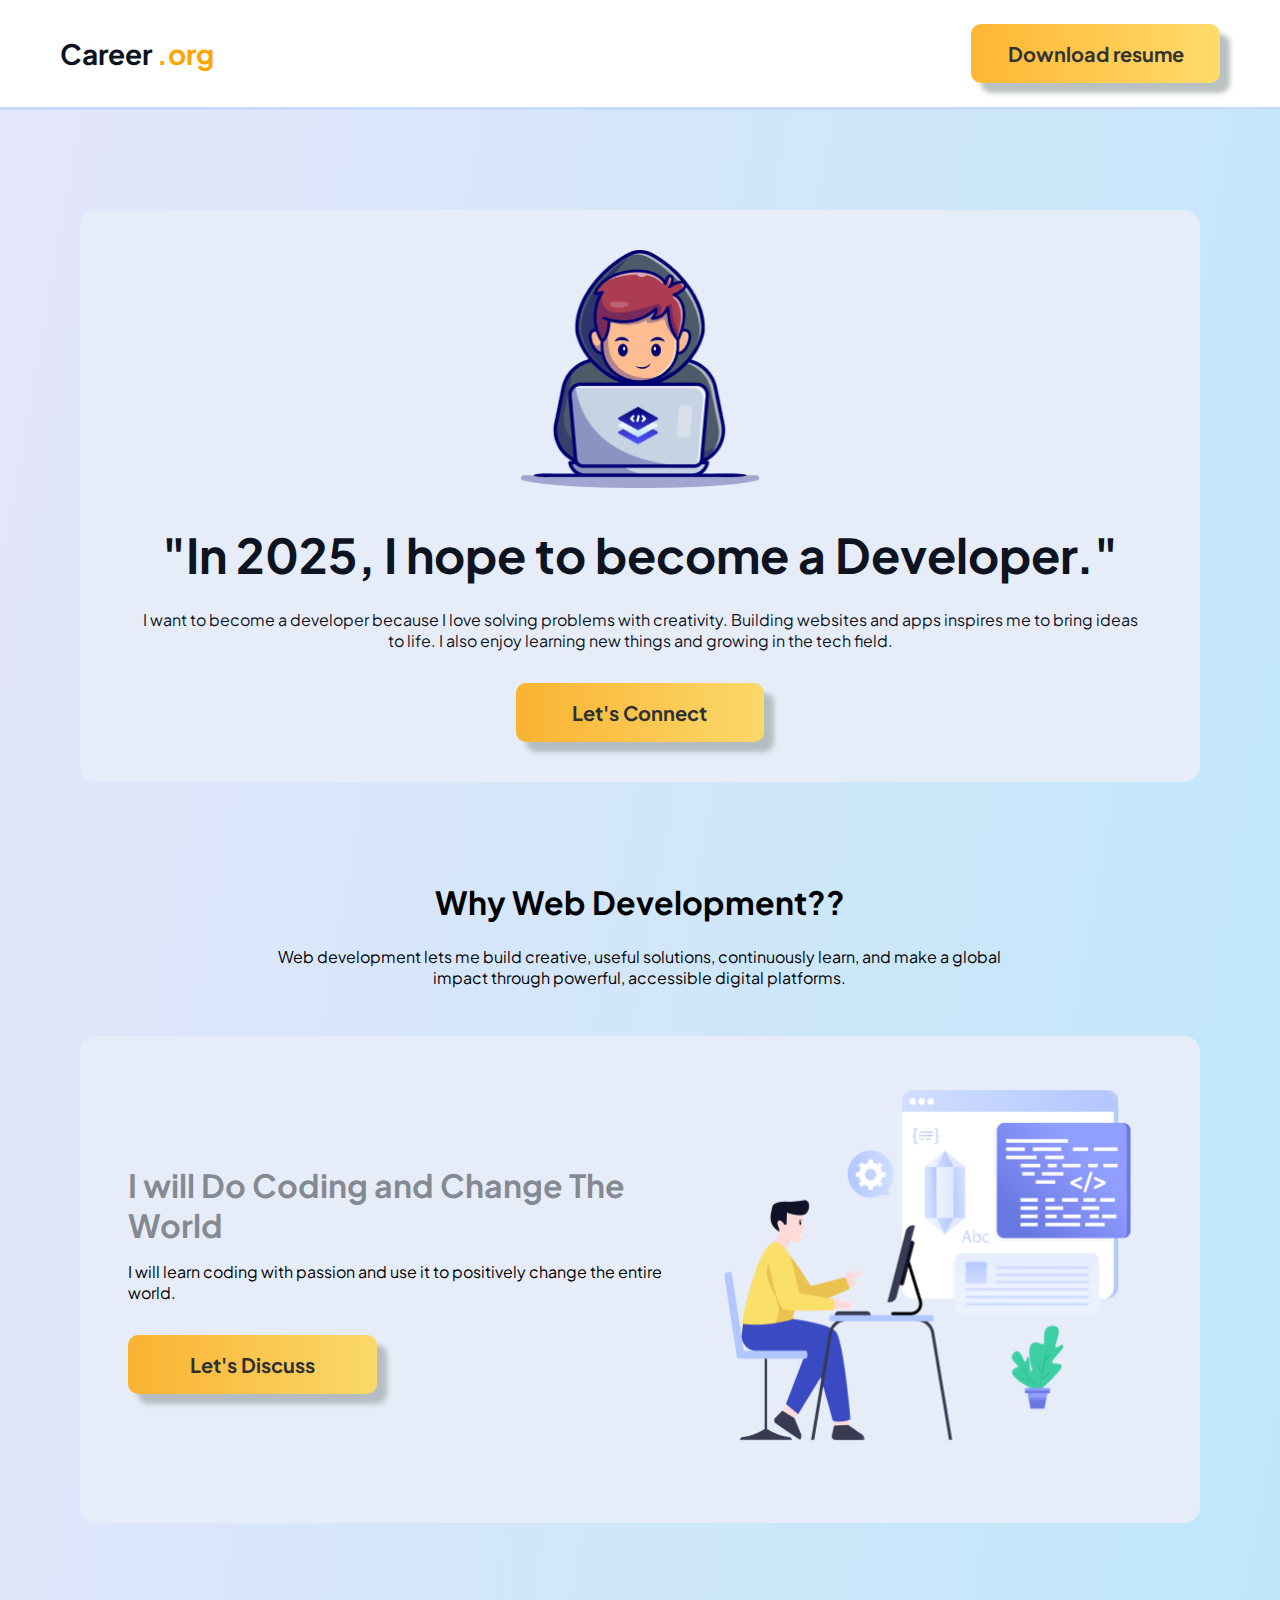
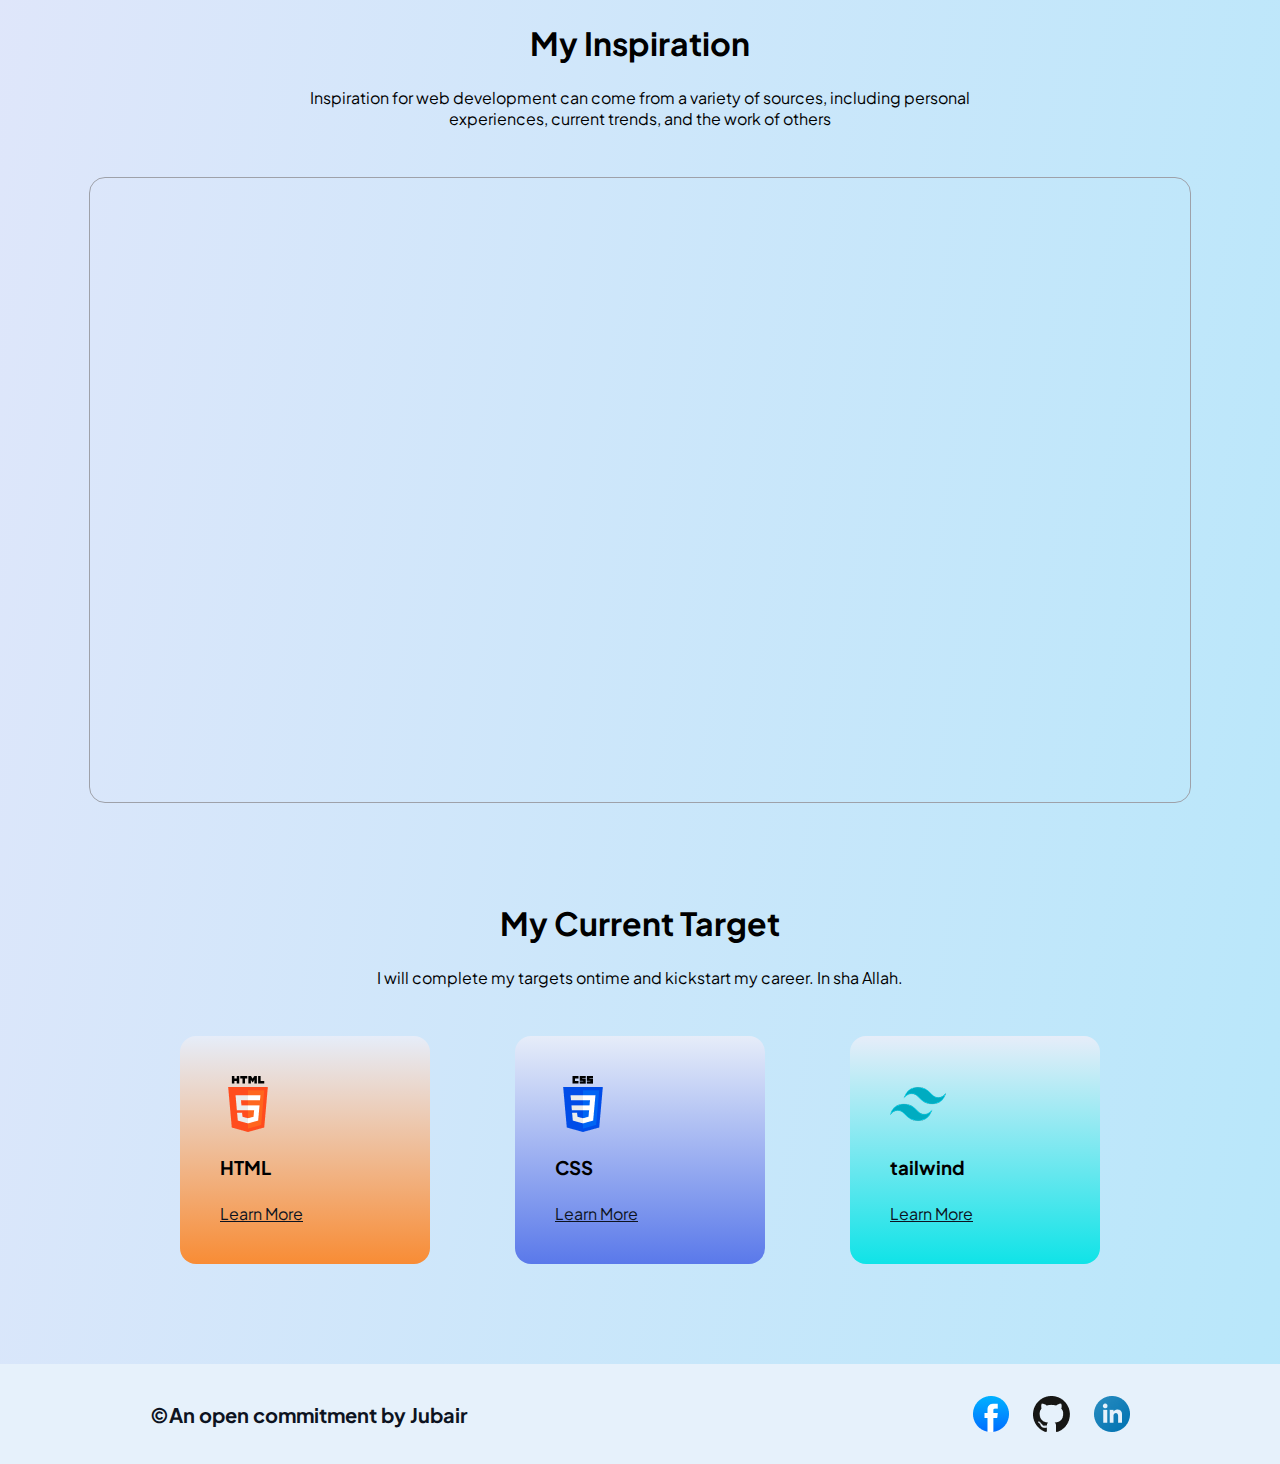
<file: index.html>
<!DOCTYPE html>
<html lang="en">

<head>
    <meta charset="UTF-8">
    <meta name="viewport" content="width=device-width, initial-scale=1.0">
    <title>Career project.com</title>
    <link rel="preconnect" href="https://fonts.googleapis.com">
    <link rel="preconnect" href="https://fonts.gstatic.com" crossorigin>
    <link
        href="https://fonts.googleapis.com/css2?family=Plus+Jakarta+Sans:ital,wght@0,200..800;1,200..800&family=Roboto:ital,wght@0,100..900;1,100..900&display=swap"
        rel="stylesheet">
    <link rel="stylesheet" href="career.css">

</head>

<body>
    <header>
        <div id="frame13">
            <h2>Career <span>.org</span></h2>
            <div><button class="button">Download resume</button></div>
        </div>


    </header>

    <div id="banner">
        <div class="icon"><img src="/assets/hero-developer.png" alt="developer"> </div>
        <div class="hope">
            <div id="cause">
                <h1>"In 2025, I hope to become a Developer."</h1>
                <p>I want to become a developer because I love solving problems with creativity. Building websites and
                    apps inspires me to bring ideas to life. I also enjoy learning new things and growing in the tech
                    field.</p>
            </div>
            <div>
                <button class="button">Let's Connect</button>
            </div>
        </div>
    </div>

    <div id="blog">
        <div id="main-blog">
            <div id="frame5">
                <h1>Why Web Development??</h1>
                <p>Web development lets me build creative, useful solutions, continuously learn, and make a global
                    impact through powerful, accessible digital platforms.</p>
            </div>

            <div id="main-frame11">
                <div id="main">
                    <div id="description">
                        <div id="description-heading">
                            <h1>I will Do Coding and Change The World</h1>
                            <p>I will learn coding with passion and use it to positively change the entire world.
                            </p>
                        </div>
                        <div><button class="button">Let's Discuss</button></div>
                    </div>
                    <div id="desktop-man">
                        <img src="/assets/working-developer.png" alt="working developer">
                    </div>
                </div>
            </div>



        </div>
    </div>
    
    <div id="inspiration">
        <div id="inspiration-title">
            <h1>My Inspiration</h1>
            <p>Inspiration for web development can come from a variety of sources, including personal experiences,
                current trends, and the work of others</p>
        </div>
        <div id="yt-video">
            <iframe width="1036" height="556" src="https://www.youtube.com/embed/BjXGV0X6c0k?si=2IanhOQA0XdPS36N"
                title="YouTube video player" frameborder="0"
                allow="accelerometer; autoplay; clipboard-write; encrypted-media; gyroscope; picture-in-picture; web-share"
                referrerpolicy="strict-origin-when-cross-origin" allowfullscreen></iframe>
        </div>


    </div>

    <div id="target">
        <div id="main-target">
            <div id="target-title">
                <h1>My Current Target</h1>
                <p>I will complete my targets ontime and kickstart my career. In sha Allah.</p>
            </div>
            <div id="target-body">
                <div id="html">
                    <div id="html-body">
                        <img src="/assets/html-icon.png" alt="html icon">
                        <div id="html-body-title">
                            <h3>HTML</h3>
                            <a href="https://www.w3schools.com/html/" target="blank">Learn More</a>
                        </div>

                    </div>
                </div>
                <div id="css">
                    <div id="css-body">
                        <img src="/assets/css-icon.png" alt="css icon">
                        <div id="css-body-title">
                            <h3>CSS</h3>
                            <a href="https://www.w3schools.com/css/" target="blank">Learn More</a>
                        </div>
                    </div>
                </div>
                <div id="tailwind">
                    <div id="tailwind-body">
                        <img src="/assets/tailwind-icon.png" alt="tailwind icon">
                        <div id="tailwind-body-title">
                            <h3>tailwind</h3>
                            <a href="https://www.w3schools.com/tailwind/" target="blank">Learn More</a>
                        </div>
                    </div>
                </div>
            </div>
        </div>
    </div>

 <footer>
        <div id="footer">
            <div id="copyright">©An open commitment by Jubair</div>
            <div id="footer-icons">
                <img src="/assets/facebook.png" alt="Facebook">
                <img src="/assets/github.png" alt="Github">
                <img src="/assets/linkedin.png" alt="linkedin">
            </div>
        </div>

    </footer>
</body>

</html>
</file>
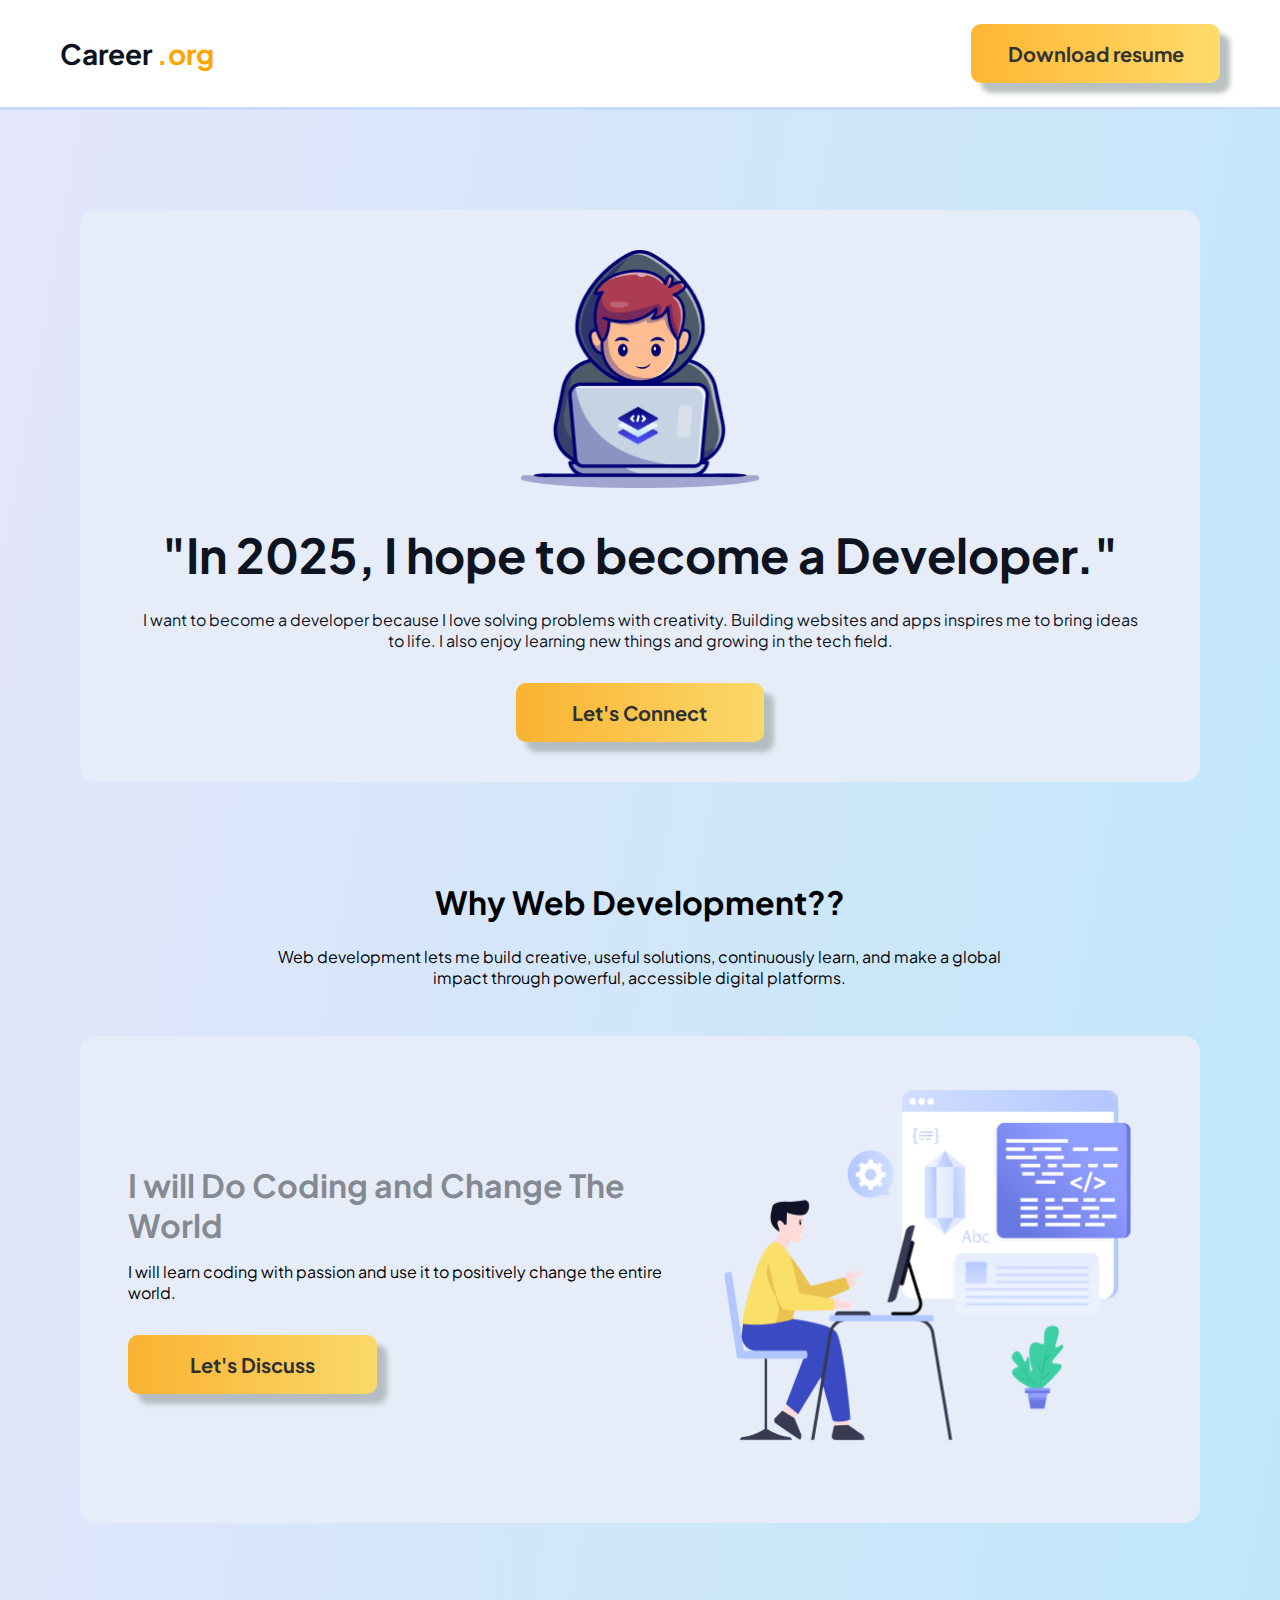
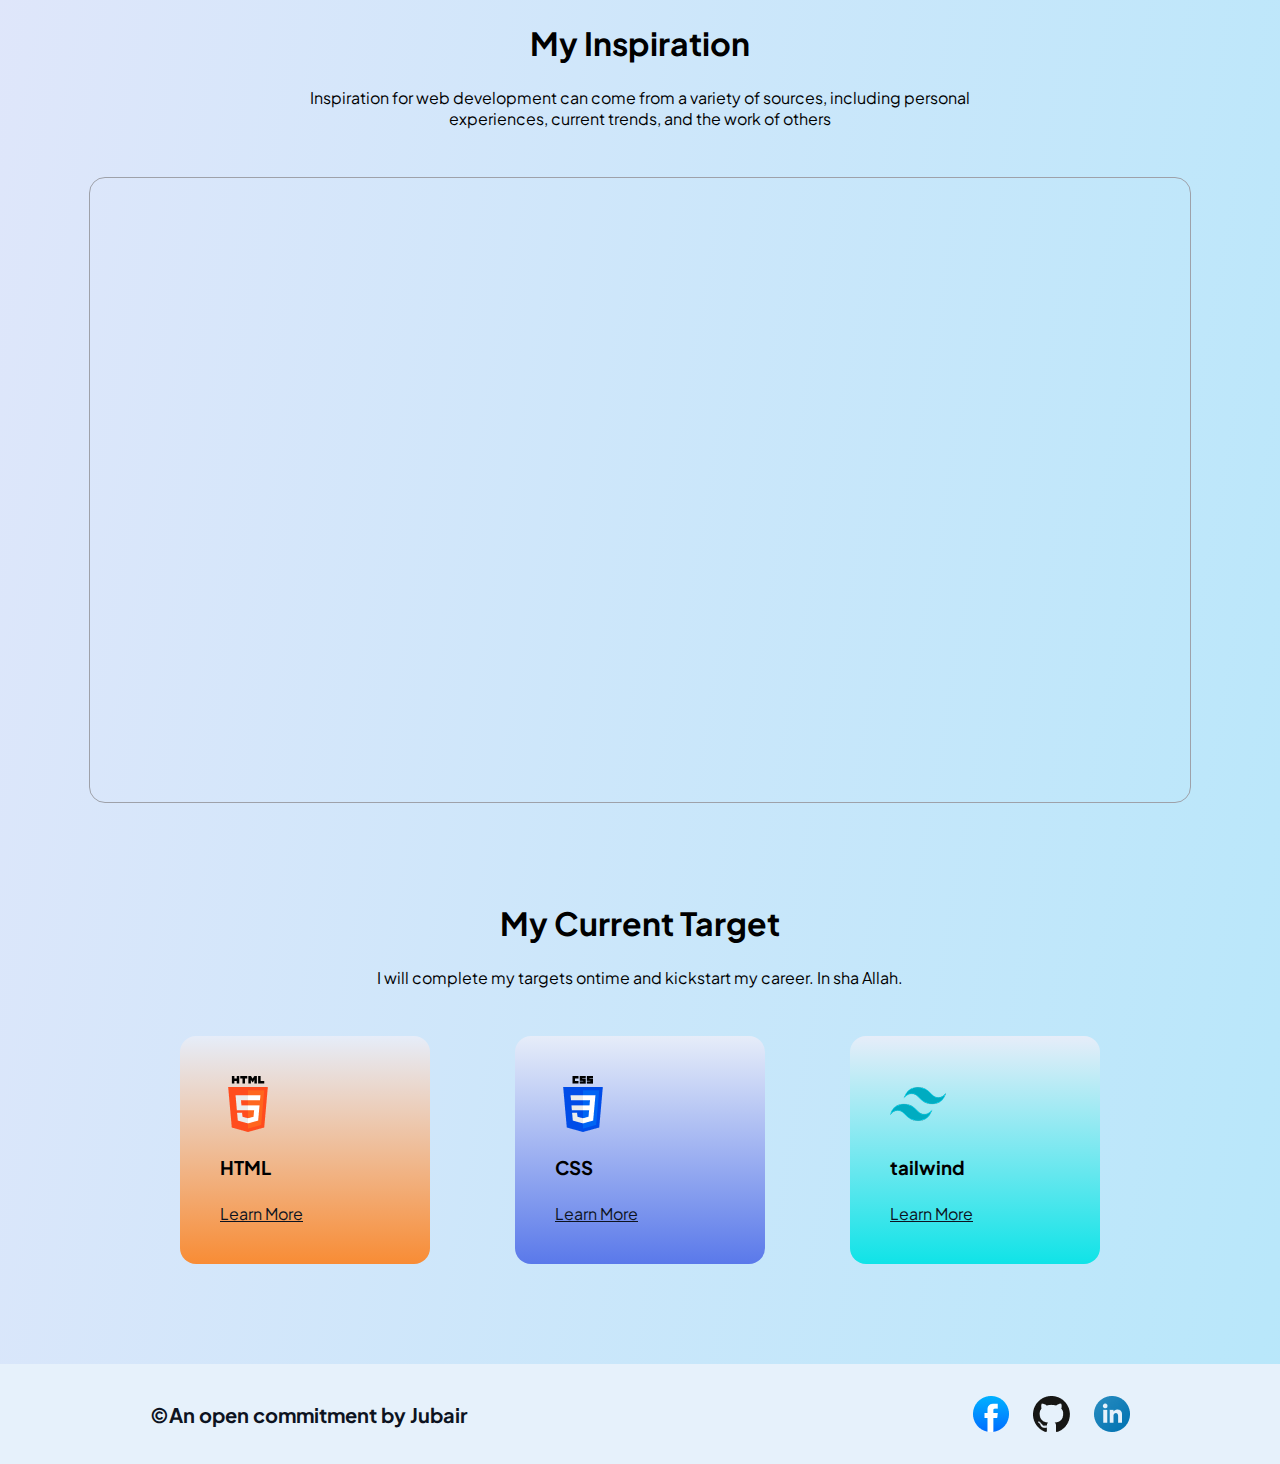
<file: career.html>
<!DOCTYPE html>
<html lang="en">

<head>
    <meta charset="UTF-8">
    <meta name="viewport" content="width=device-width, initial-scale=1.0">
    <title>Career project.com</title>
    <link rel="preconnect" href="https://fonts.googleapis.com">
    <link rel="preconnect" href="https://fonts.gstatic.com" crossorigin>
    <link
        href="https://fonts.googleapis.com/css2?family=Plus+Jakarta+Sans:ital,wght@0,200..800;1,200..800&family=Roboto:ital,wght@0,100..900;1,100..900&display=swap"
        rel="stylesheet">
    <link rel="stylesheet" href="career.css">

</head>

<body>
    <header>
        <div id="frame13">
            <h2>Career <span>.org</span></h2>
            <div><button class="button">Download resume</button></div>
        </div>


    </header>

    <div id="banner">
        <div class="icon"><img src="/assets/hero-developer.png" alt="developer"> </div>
        <div class="hope">
            <div id="cause">
                <h1>"In 2025, I hope to become a Developer."</h1>
                <p>I want to become a developer because I love solving problems with creativity. Building websites and
                    apps inspires me to bring ideas to life. I also enjoy learning new things and growing in the tech
                    field.</p>
            </div>
            <div>
                <button class="button">Let's Connect</button>
            </div>
        </div>
    </div>

    <div id="blog">
        <div id="main-blog">
            <div id="frame5">
                <h1>Why Web Development??</h1>
                <p>Web development lets me build creative, useful solutions, continuously learn, and make a global
                    impact through powerful, accessible digital platforms.</p>
            </div>

            <div id="main-frame11">
                <div id="main">
                    <div id="description">
                        <div id="description-heading">
                            <h1>I will Do Coding and Change The World</h1>
                            <p>I will learn coding with passion and use it to positively change the entire world.
                            </p>
                        </div>
                        <div><button class="button">Let's Discuss</button></div>
                    </div>
                    <div id="desktop-man">
                        <img src="/assets/working-developer.png" alt="working developer">
                    </div>
                </div>
            </div>



        </div>
    </div>
    
    <div id="inspiration">
        <div id="inspiration-title">
            <h1>My Inspiration</h1>
            <p>Inspiration for web development can come from a variety of sources, including personal experiences,
                current trends, and the work of others</p>
        </div>
        <div id="yt-video">
            <iframe width="1036" height="556" src="https://www.youtube.com/embed/BjXGV0X6c0k?si=2IanhOQA0XdPS36N"
                title="YouTube video player" frameborder="0"
                allow="accelerometer; autoplay; clipboard-write; encrypted-media; gyroscope; picture-in-picture; web-share"
                referrerpolicy="strict-origin-when-cross-origin" allowfullscreen></iframe>
        </div>


    </div>

    <div id="target">
        <div id="main-target">
            <div id="target-title">
                <h1>My Current Target</h1>
                <p>I will complete my targets ontime and kickstart my career. In sha Allah.</p>
            </div>
            <div id="target-body">
                <div id="html">
                    <div id="html-body">
                        <img src="/assets/html-icon.png" alt="html icon">
                        <div id="html-body-title">
                            <h3>HTML</h3>
                            <a href="https://www.w3schools.com/html/" target="blank">Learn More</a>
                        </div>

                    </div>
                </div>
                <div id="css">
                    <div id="css-body">
                        <img src="/assets/css-icon.png" alt="css icon">
                        <div id="css-body-title">
                            <h3>CSS</h3>
                            <a href="https://www.w3schools.com/css/" target="blank">Learn More</a>
                        </div>
                    </div>
                </div>
                <div id="tailwind">
                    <div id="tailwind-body">
                        <img src="/assets/tailwind-icon.png" alt="tailwind icon">
                        <div id="tailwind-body-title">
                            <h3>tailwind</h3>
                            <a href="https://www.w3schools.com/tailwind/" target="blank">Learn More</a>
                        </div>
                    </div>
                </div>
            </div>
        </div>
    </div>

 <footer>
        <div id="footer">
            <div id="copyright">©An open commitment by Jubair</div>
            <div id="footer-icons">
                <img src="/assets/facebook.png" alt="Facebook">
                <img src="/assets/github.png" alt="Github">
                <img src="/assets/linkedin.png" alt="linkedin">
            </div>
        </div>

    </footer>
</body>

</html>
</file>
<file: career.css>
* {
    margin: 0px;
    padding: 0px;
    box-sizing: border-box;
    font-family: "Plus Jakarta Sans", sans-serif;

}

body {
    background-image: linear-gradient(100deg, #E6E6FA, #B8E7FA);
}

/* header */
header {
    padding: 24px 60px 24px 60px;
    max-width: 100%;
    margin-bottom: 100px;
    background-color: white;
    border-style: solid;
    border-top: #C6DBFF;
    border-left: #C6DBFF;
    border-right: #C6DBFF;
    border-color: #C6DBFF;
}

#frame13 {
    display: flex;
    justify-content: space-between;
    align-items: center;

}

#frame13 h2 {
    color: #0D1321;
    font-size: 28px;
    font-weight: bold;
}

#frame13 h2 span {
    color: #FFA500;
}

.button {
    width: 248.74px;
    cursor: pointer;
    padding: 17px 24px;
    border-radius: 10px;
    border-style: none;
    background-image: linear-gradient(90deg, #FFA500, #FFD447);
    opacity: 80%;
    font-size: 20px;
    font-weight: bold;
    box-shadow: 10px 10px 5px rgb(170, 178, 181);
}

.button:hover {
    background: #d9e254;
    color: #eb611c;
}

/* tablet  */

@media screen and (max-width:650px) {

    /* header */
    #frame13 {
        display: flex;
        flex-direction: column-reverse;

    }

    #frame13 h2 {
        font-size: 20px;
    }

    .button {
        width: 200px;
        cursor: pointer;
        padding: 14px 20px;
        border-radius: 10px;
        border-style: none;
        background-image: linear-gradient(90deg, #FFD447, #ff6a00);
        opacity: 80%;
        font-size: 13px;
        font-weight: bold;
    }

    /* banner */

    /* blog  */

    /* inspirattion */

    /* target  */

    /* footer  */

}

/* phone  */

@media screen and (max-width:425px) {
    #frame13 {
        display: flex;
        flex-direction: column;

    }

    #frame13 h2 {
        font-size: 13px;
    }

    .button {
        width: 80px;
        cursor: pointer;
        padding: 10px 18px;
        border-radius: 7px;
        border-style: none;
        background-image: linear-gradient(90deg, #FFD447, #ff2a00);
        opacity: 80%;
        font-size: 10px;
        font-weight: bold;
    }

    /* banner */
    .icon img {
        width: 12px;
    }

    #cause h1 {
        font-size: 10px;
    }

    /* blog  */

    /* inspirattion */

    /* target  */

    /* footer  */
}


/* banner */



#banner {
    background-color: #E6EDF9;
    max-width: 87.5%;
    margin: 0px auto 100px auto;
    padding: 40px 60px;
    border-radius: 16px;
    display: flex;
    flex-direction: column;
    gap: 32px;
    align-items: center;

}

.icon img {
    width: 240px;

}

.hope {
    display: flex;
    flex-direction: column;
    gap: 32px;
    align-items: center;

}

#cause {
    display: flex;
    flex-direction: column;
    gap: 24px;
    align-items: center;
}

#cause h1 {
    font-size: 48px;
    color: #0D1321;
    font-weight: bolder;
    text-align: center;
}

#cause p {
    font-size: 16px;
    color: #0D1321;
    display: flex;
    text-align: center;
}

@media screen and (max-width:650px) {

    #cause h1 {
        font-size: 20px;
        color: #0D1321;
        font-weight: bolder;
        text-align: center;
    }

    #cause p {
        font-size: 8px;
        color: #0D1321;
        display: flex;
        text-align: center;
    }

    .icon img {
        width: 120px;

    }

    .button {
        width: 100px;
        cursor: pointer;
        padding: 14px 20px;
        border-radius: 10px;
        border-style: none;
        background-image: linear-gradient(90deg, #FFD447, #ff6a00);
        opacity: 80%;
        font-size: 13px;
        font-weight: bold;
    }
}

@media screen and (max-width:425px) {
    #cause h1 {
        font-size: 11px;
        color: #0D1321;
        font-weight: bolder;
        text-align: center;
    }

    #cause p {
        font-size: 5px;
        color: #0D1321;
        display: flex;
        text-align: center;
    }

    .icon img {
        width: 60px;

    }

    .button {
        width: 80px;
        cursor: pointer;
        padding: 14px 20px;
        border-radius: 10px;
        border-style: none;
        background-image: linear-gradient(90deg, #FFD447, #ff6a00);
        opacity: 80%;
        font-size: 13px;
        font-weight: bold;
    }
}

/* blog */


#main-blog,
#main-target {

    max-width: 87.5%;
    margin: 0px auto 100px auto;
    display: flex;
    justify-content: center;
    flex-direction: column;
    align-items: center;


}

#frame5,
#inspiration-title,
#target-title {
    max-width: 67%;
    text-align: center;
    margin-bottom: 48px;


}

#main-frame11 {
    width: 100%;
    background-color: #E6EDF9;
    border-radius: 16px;
    padding: 48px;

}

#main {
    /* max-width: 100%; */
    display: flex;
    gap: 10px;
    justify-content: space-evenly;
    align-items: center;
}

#description {
    display: flex;
    flex-direction: column;
    gap: 32px;
}

#frame5 h1,
#inspiration-title h1,
#target-title h1 {
    margin-bottom: 24px;

    font-weight: bold;
}

#frame5 p,
#inspiration-title p,
#target-title p {
    font-size: 16px;

}

#description-heading {
    display: flex;
    flex-direction: column;
    gap: 16px;
}

#description-heading h1 {
    color: #06090f70;
    font-weight: bold;

}

#description-heading p {
    font-size: 16px;
}

#desktop-man img {
    width: 430.17px;
}

@media screen and (max-width:850px){
      #desktop-man img {
    width: 250px;
}
}

@media screen and (max-width:650px) {
    #desktop-man img {
    width: 200px;
}
    #main {
    /* max-width: 100%; */
    display: flex;
    flex-direction: column-reverse;
    gap: 10px;
    justify-content: space-evenly;
    align-items: center;
}
#description-heading  p {
    font-size: 8px;
}
#description-heading h1 {
    font-size: 13px;
}

}

@media screen and (max-width:425px) {
        #desktop-man img {
    width: 100px;
}
 
#description-heading  p {
    font-size: 5px;
}
#description-heading h1 {
    font-size: 10px;
}
}


/* inspiration */
#inspiration {
    max-width: 87.5%;
    display: flex;
    justify-content: center;
    flex-direction: column;
    align-items: center;
    margin: 0px auto 100px auto;
}

#yt-video {
    /* max-width: 100%; */
    padding: 32px;
    border: 1px solid #9ea1a9;
    border-radius: 16px;

}

#yt-video iframe {
    max-width: 100%;
    border-radius: 16px;

}


/* target */

/* #main-target{
    display: flex;
    flex-direction: column;
    align-items: center;

}
  #target{
    width: 100%;
 } */
#target-body {

    display: flex;
    justify-content: space-between;
    flex-direction: row;
    gap: 85px;

}

#html {
    background-image: linear-gradient(0deg, #f88c35, #E6EDF9);
    padding: 40px;
    border-radius: 16px;
    width: 250px;



}

#css {
    background-image: linear-gradient(0deg, #5a79ea, #E6EDF9);
    padding: 40px;
    border-radius: 16px;
    width: 250px;
}

#tailwind {
    background-image: linear-gradient(0deg, #10e3e7, #E6EDF9);
    padding: 40px;
    border-radius: 16px;
    width: 250px;
}

#html-body,
#css-body,
#tailwind-body,
#html-body-title,
#css-body-title,
#tailwind-body-title {
    display: flex;
    flex-direction: column;
    gap: 24px;
}

#html-body img,
#css-body img,
#tailwind-body img {
    width: 56px;
}

#html-body-title a,
#css-body-title a,
#tailwind-body-title a {
    color: #0D1321;
}

#html-body-title a:hover,
#css-body-title a:hover,
#tailwind-body-title a:hover {
    color: rgb(8, 196, 8);
}
@media screen and (max-width:840px){
    #html,#css,#tailwind {
    background-image: linear-gradient(0deg, #35bef8, #E6EDF9);
    padding: 40px;
    border-radius: 16px;
    width: 250px;



}
  #target-body {

    display: flex;
    justify-content: space-between;
    flex-direction: column;
    gap: 40px;

}
#target-title h1{
    font-size: 16px;
}
#target-title p{
    font-size: 9px;
}
}
@media screen and (max-width:425px){
  #target-title h1{
    font-size: 8px;
}
#target-title p{
    font-size: 5px;
}
#html,#css,#tailwind {
    background-image: linear-gradient(0deg, #35bef8, #E6EDF9);
    padding: 40px;
    border-radius: 16px;
    width: 250px;



}
}


/* footer */

footer {
    max-width: 100%;
    background-color: #e6f1fb;
    padding: 32px 150px;
}

#footer {
    display: flex;
    justify-content: space-between;
    align-items: center;
}

#copyright {
    font-size: 20px;
    color: #0D1321;
    font-weight: bold;
}

#footer-icons {
    display: flex;
    gap: 24px;
    justify-content: space-between;

}
@media screen and (max-width:840px){
    #footer-icons {
    display: flex;
    gap: 30px;
    justify-content: space-between;
flex-direction: column;
}
#footer {
    display: flex;
    gap: 30px;
    flex-direction: column;
    justify-content: space-between;
    align-items: center;
}
#copyright {
    font-size: 13px;
    color: #0D1321;
    font-weight: bold;
}
#footer-icons img{
    width: 20px;
};

}
@media screen and (max-width:425px){
    #copyright {
    font-size: 9%;
    color: #0D1321;
    font-weight: bold;
}
#footer-icons img{
    width: 10px;
};
}
</file>
